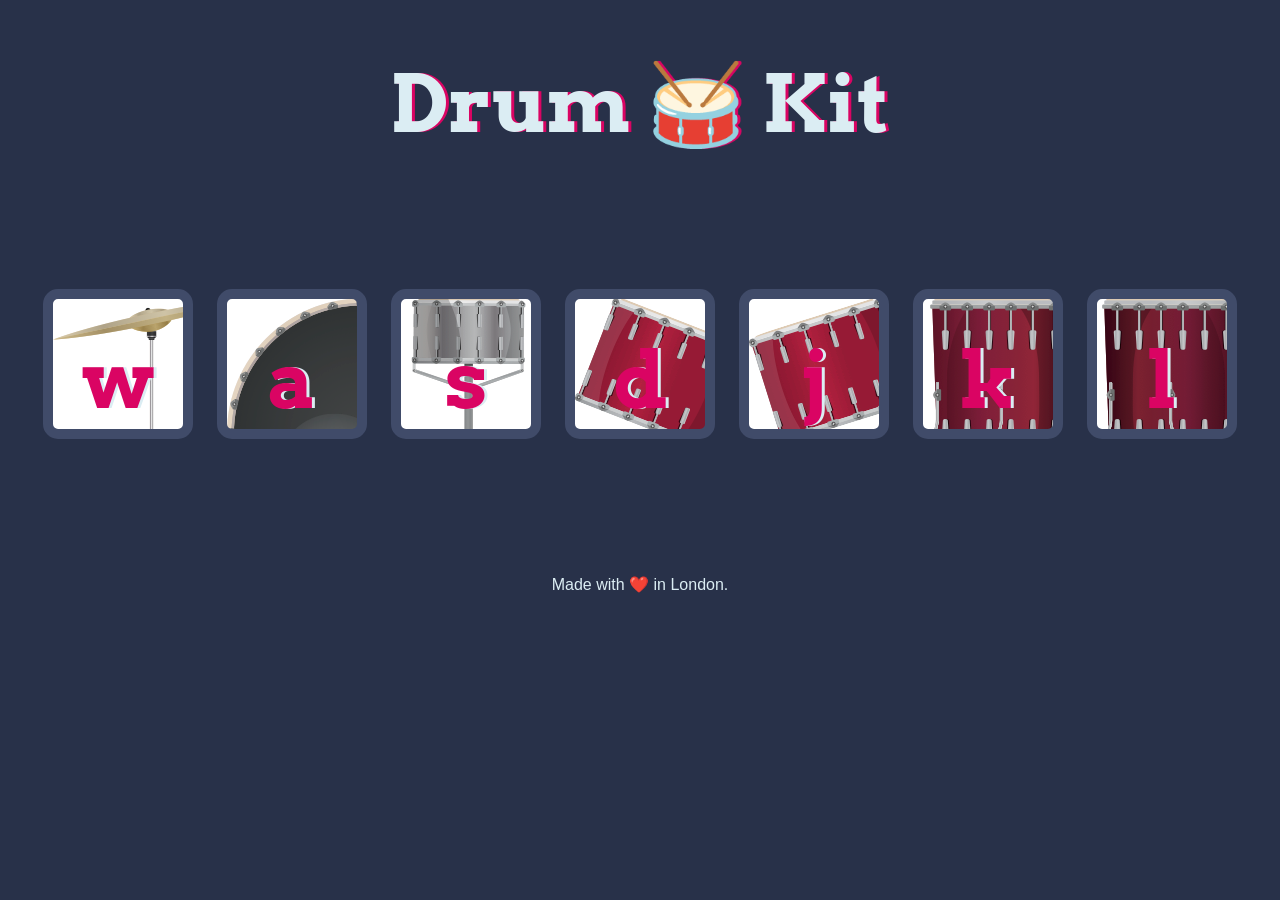
<file: drum-kit/index.html>
<!DOCTYPE html>
<html lang="en" dir="ltr">

<head>
  <meta charset="utf-8">
  <title>Drum Kit</title>
  <link rel="stylesheet" href="styles.css">
  <link href="https://fonts.googleapis.com/css?family=Arvo" rel="stylesheet">
</head>

<body>

  <h1 id="title">Drum 🥁 Kit</h1>
  <div class="set">
    <button class="w drum">w</button>
    <button class="a drum">a</button>
    <button class="s drum">s</button>
    <button class="d drum">d</button>
    <button class="j drum">j</button>
    <button class="k drum">k</button>
    <button class="l drum">l</button>
  </div>


  <footer>
    Made with ❤️ in London.
  </footer>
  <script src="./index.js" charset="utf-8"></script>
</body>

</html>
</file>
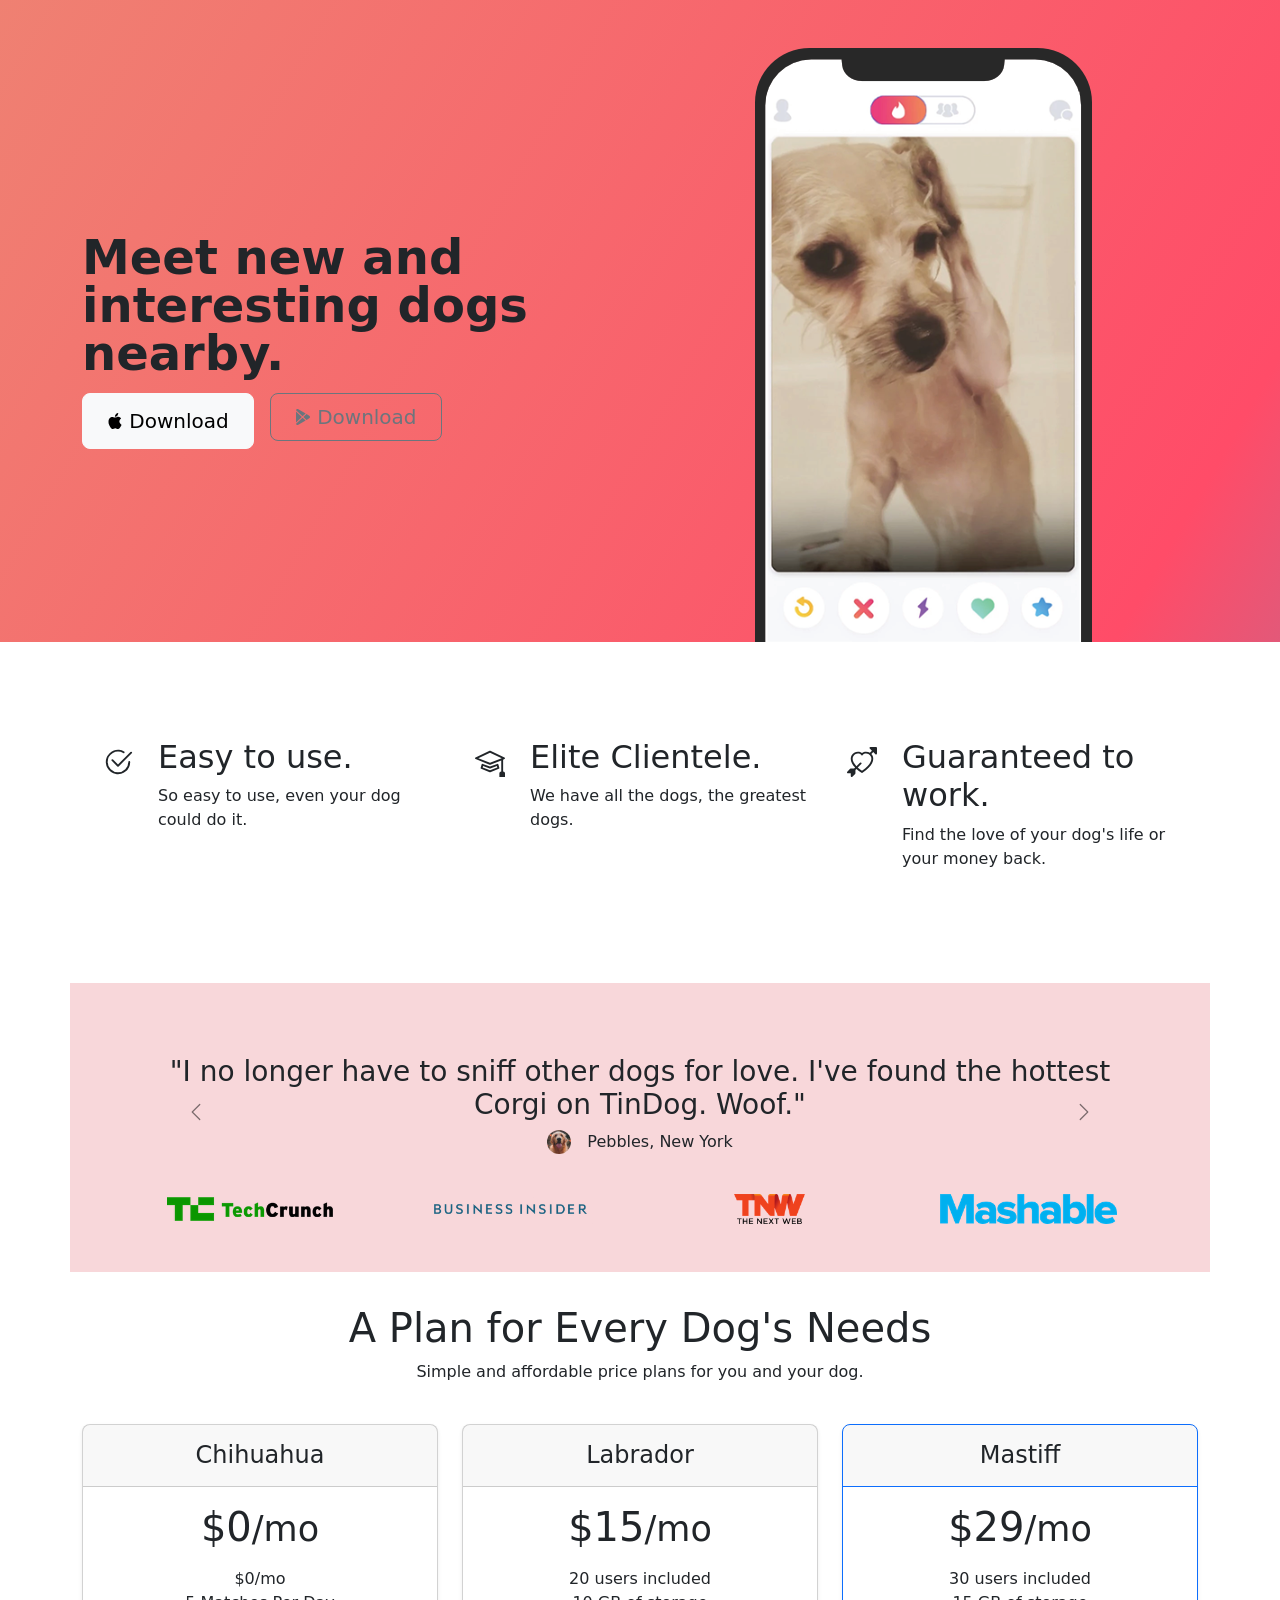
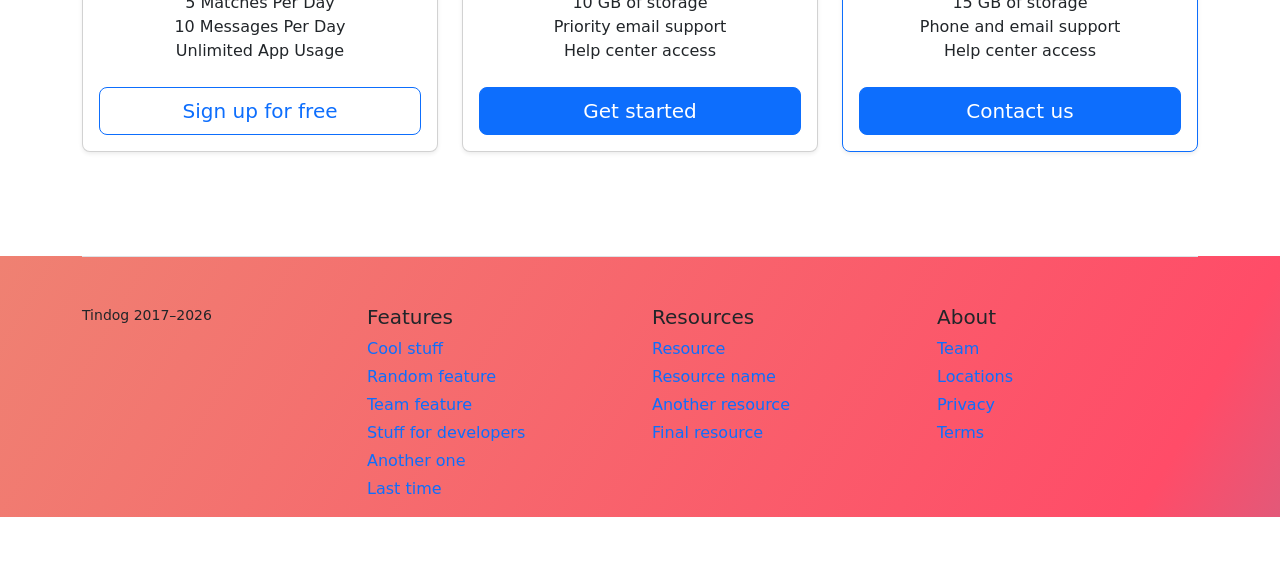
<file: tindog/index.html>
<html lang="en">

<head>
  <meta charset="UTF-8">
  <meta name="viewport" content="width=device-width, initial-scale=1.0">
  <link rel="stylesheet" href="./css/style.css">
  <link href="https://cdn.jsdelivr.net/npm/bootstrap@5.3.9/dist/css/bootstrap.min.css" rel="stylesheet"
    integrity="sha384-yEPZ7jP9S0QKiUQ0m3jjsO4ProIW7wvR9gXkI7JOGa2XVsw53Yke2bsdkBbjmmiX" crossorigin="anonymous">
  <title>TinDog</title>
  <style>
    /* Carousel controls are placed in the header, so use dark icons for visibility. */
    #carouselStacked .carousel-control-prev-icon,
    #carouselStacked .carousel-control-next-icon {
      filter: invert(1) grayscale(100);
      width: 1.25rem;
      height: 1.25rem;
    }

    #carouselStacked .carousel-indicators {
      margin-bottom: 0.75rem;
    }

    #carouselStacked .carousel-item img {
      max-height: 480px;
      object-fit: cover;
    }
  </style>

</head>

<body>
  <!-- Title -->
  <section id="title" class="gradient-background">
    <div class="container">
      <div class="row flex-lg-row-reverse align-items-center g-3 pt-5">
        <!-- Ảnh iPhone nằm bên phải trên màn hình lớn -->
        <div class="col-10 col-sm-8 col-lg-6">
          <img src="./images/iphone.png" class="d-block mx-auto img-fluid" alt="Bootstrap Themes" height="200"
            loading="lazy">
        </div>

        <!-- Tiêu đề và nút bấm nằm bên trái trên màn hình lớn -->
        <div class="col-lg-6">
          <h1 class="display-5 fw-bold lh-1 mb-3 text-lg-start">Meet new and interesting dogs nearby.</h1>

          <div class="d-grid gap-2 d-md-flex justify-content-md-start">
            <!-- Nút Apple Download -->
            <button type="button" class="btn btn-light btn-lg px-4 me-md-2 mb-2">
              <svg xmlns="http://www.w3.org/2000/svg" width="16" height="16" fill="currentColor"
                class="bi bi-apple mb-1" viewBox="0 0 16 16">
                <path
                  d="M11.182.008C11.148-.03 9.923.023 8.857 1.18c-1.066 1.156-.902 2.482-.878 2.516.024.034 1.52.087 2.475-1.258.955-1.345.762-2.391.728-2.43Zm3.314 11.733c-.048-.096-2.325-1.234-2.113-3.422.212-2.189 1.675-2.789 1.698-2.854.023-.065-.597-.79-1.254-1.157a3.692 3.692 0 0 0-1.563-.434c-.108-.003-.483-.095-1.254.116-.508.139-1.653.589-1.968.607-.316.018-1.256-.522-2.267-.665-.647-.125-1.333.131-1.824.328-.49.196-1.422.754-2.074 2.237-.652 1.482-.311 3.83-.067 4.56.244.729.625 1.924 1.273 2.796.576.984 1.34 1.667 1.659 1.899.319.232 1.219.386 1.843.067.502-.308 1.408-.485 1.766-.472.357.013 1.061.154 1.782.539.571.197 1.111.115 1.652-.105.541-.221 1.324-1.059 2.238-2.758.347-.79.505-1.217.473-1.282Z">
                </path>
              </svg>
              Download
            </button>

            <!-- Nút Google Play Download -->
            <button type="button" class="btn btn-outline-secondary btn-lg px-4 mb-3">
              <svg xmlns="http://www.w3.org/2000/svg" width="16" height="16" fill="currentColor"
                class="bi bi-google-play mb-1" viewBox="0 0 16 16">
                <path
                  d="M14.222 9.374c1.037-.61 1.037-2.137 0-2.748L11.528 5.04 8.32 8l3.207 2.96 2.694-1.586Zm-3.595 2.116L7.583 8.68 1.03 14.73c.201 1.029 1.36 1.61 2.303 1.055l7.294-4.295ZM1 13.396V2.603L6.846 8 1 13.396ZM1.03 1.27l6.553 6.05 3.044-2.81L3.333.215C2.39-.341 1.231.24 1.03 1.27Z">
                </path>
              </svg>
              Download
            </button>
          </div>
        </div>
      </div>
    </div>
  </section>

  <!-- Features -->
  <section id="features">
    <div class="container px-4 py-5" id="hanging-icons">
      <div class="row g-4 py-5 row-cols-1 row-cols-lg-3">
        <div class="col d-flex align-items-start">
          <div
            class="icon-square bg-2 d-inline-flex align-items-center justify-content-center fs-xl flex-shrink-0 me-3">
            <svg xmlns="http://www.w3.org/2000/svg" height="30" fill="currentColor" class="bi bi-check2-circle"
              viewBox="0 0 16 16">
              <path
                d="M2.5 8a5.5 5.5 0 0 1 8.25-4.764.5.5 0 0 0 .5-.866A6.5 6.5 0 1 0 14.5 8a.5.5 0 0 0-1 0 5.5 5.5 0 1 1-11 0z">
              </path>
              <path
                d="M15.354 3.354a.5.5 0 0 0-.708-.708L8 9.293 5.354 6.646a.5.5 0 1 0-.708.708l3 3a.5.5 0 0 0 .708 0l7-7z">
              </path>
            </svg>
          </div>
          <div>
            <h3 class="fs-2">Easy to use.</h3>
            <p>So easy to use, even your dog could do it.
            </p>
          </div>
        </div>
        <div class="col d-flex align-items-start">
          <div
            class="icon-square bg-2 d-inline-flex align-items-center justify-content-center fs-xl flex-shrink-0 me-3">
            <svg xmlns="http://www.w3.org/2000/svg" height="30" fill="currentColor" class="bi bi-mortarboard"
              viewBox="0 0 16 16">
              <path
                d="M8.211 2.047a.5.5 0 0 0-.422 0l-7.5 3.5a.5.5 0 0 0 .025.917l7.5 3a.5.5 0 0 0 .372 0L14 7.14V13a1 1 0 0 0-1 1v2h3v-2a1 1 0 0 0-1-1V6.739l.686-.275a.5.5 0 0 0 .025-.917l-7.5-3.5ZM8 8.46 1.758 5.965 8 3.052l6.242 2.913L8 8.46Z">
              </path>
              <path
                d="M4.176 9.032a.5.5 0 0 0-.656.327l-.5 1.7a.5.5 0 0 0 .294.605l4.5 1.8a.5.5 0 0 0 .372 0l4.5-1.8a.5.5 0 0 0 .294-.605l-.5-1.7a.5.5 0 0 0-.656-.327L8 10.466 4.176 9.032Zm-.068 1.873.22-.748 3.496 1.311a.5.5 0 0 0 .352 0l3.496-1.311.22.748L8 12.46l-3.892-1.556Z">
              </path>
            </svg>
          </div>
          <div>
            <h3 class="fs-2">Elite Clientele.</h3>
            <p>We have all the dogs, the greatest dogs.</p>
          </div>
        </div>
        <div class="col d-flex align-items-start">
          <div
            class="icon-square bg-2 d-inline-flex align-items-center justify-content-center fs-xl flex-shrink-0 me-3">
            <svg xmlns="http://www.w3.org/2000/svg" height="30" fill="currentColor" class="bi bi-arrow-through-heart"
              viewBox="0 0 16 16">
              <path fill-rule="evenodd"
                d="M2.854 15.854A.5.5 0 0 1 2 15.5V14H.5a.5.5 0 0 1-.354-.854l1.5-1.5A.5.5 0 0 1 2 11.5h1.793l.53-.53c-.771-.802-1.328-1.58-1.704-2.32-.798-1.575-.775-2.996-.213-4.092C3.426 2.565 6.18 1.809 8 3.233c1.25-.98 2.944-.928 4.212-.152L13.292 2 12.147.854A.5.5 0 0 1 12.5 0h3a.5.5 0 0 1 .5.5v3a.5.5 0 0 1-.854.354L14 2.707l-1.006 1.006c.236.248.44.531.6.845.562 1.096.585 2.517-.213 4.092-.793 1.563-2.395 3.288-5.105 5.08L8 13.912l-.276-.182a21.86 21.86 0 0 1-2.685-2.062l-.539.54V14a.5.5 0 0 1-.146.354l-1.5 1.5Zm2.893-4.894A20.419 20.419 0 0 0 8 12.71c2.456-1.666 3.827-3.207 4.489-4.512.679-1.34.607-2.42.215-3.185-.817-1.595-3.087-2.054-4.346-.761L8 4.62l-.358-.368c-1.259-1.293-3.53-.834-4.346.761-.392.766-.464 1.845.215 3.185.323.636.815 1.33 1.519 2.065l1.866-1.867a.5.5 0 1 1 .708.708L5.747 10.96Z">
              </path>
            </svg>
          </div>
          <div>
            <h3 class="fs-2">Guaranteed to work.</h3>
            <p>Find the love of your dog's life or your money back.</p>
          </div>
        </div>
      </div>
    </div>
  </section>

  <!-- Testimonial -->
  <section id="testimonial" class="container bg-danger-subtle p-5">

    <div id="carouselStacked" class="carousel slide" data-bs-ride="false" data-bs-interval="4000">

      <!-- Nội dung Carousel -->
      <div class="carousel-inner rounded-5 text-center">

        <!-- Slide 1 -->
        <div class="carousel-item active">
          <div class="text-center py-4 px-5">
            <h3>
              "I no longer have to sniff other dogs for love.
              I've found the hottest Corgi on TinDog. Woof."
            </h3>

            <div class="d-flex justify-content-center">
              <img src="./images/dog-img.jpg" alt="Dog testimonial"
                style="height: 1.5em; width: 1.5em; border-radius: 50%; object-fit: cover; margin-right: 1em;">
              <p>Pebbles, New York</p>
            </div>
          </div>
        </div>

        <!-- Slide 2: Thêm nội dung tại đây -->
        <div class="carousel-item">
          <div class="text-center py-4 px-5">
            <h3>I no longer have to sniff other dogs for love. I've found the hottest Corgi on TinDog. Woof.</h3>
            <div class="d-flex justify-content-center">
              <img src="./images/dog-img.jpg" alt="Dog testimonial"
                style="height: 1.5em; width: 1.5em; border-radius: 50%; object-fit: cover; margin-right: 1em;">
              <p>Pebbles, New York</p>
            </div>
          </div>
        </div>

        <!-- Slide 3: Thêm nội dung tại đây -->
        <div class="carousel-item">
          <div class="text-center py-4 px-5">
            <h3>Testimonial content 3</h3>
            <div class="d-flex justify-content-center">
              <img src="./images/dog-img.jpg" alt="Dog testimonial"
                style="height: 1.5em; width: 1.5em; border-radius: 50%; object-fit: cover; margin-right: 1em;">
              <p>Pebbles, New York</p>
            </div>
          </div>
        </div>

      </div>

      <!-- Nút Previous: bên trái -->
      <button class="carousel-control-prev" type="button" data-bs-target="#carouselStacked" data-bs-slide="prev"
        aria-label="Previous">

        <span class="carousel-control-prev-icon" aria-hidden="true"></span>
      </button>

      <!-- Nút Next: bên phải -->
      <button class="carousel-control-next" type="button" data-bs-target="#carouselStacked" data-bs-slide="next"
        aria-label="Next">

        <span class="carousel-control-next-icon" aria-hidden="true"></span>
      </button>

    </div>

    <!-- Logo -->
    <div class="container">
      <div class="row g-3 text-center">
        <div class="col-lg-3 col-sm-12"><img src="./images/techcrunch.png" alt="" height="30px"></div>
        <div class="col-lg-3 col-sm-12"><img src="./images/bizinsider.png" alt="" height="30px"></div>
        <div class="col-lg-3 col-sm-12"><img src="./images/tnw.png" alt="" height="30px"></div>
        <div class="col-lg-3 col-sm-12"><img src="./images/mashable.png" alt="" height="30px"></div>
      </div>
    </div>

  </section>

  <!-- Pricing -->
  <section id="pricing">
    <div class="container py-3">
      <header>
        <div class="pricing-header p-3 pb-md-4 mx-auto text-center">
          <h1 class="fs-5xl fw-normal fg-emphasis-inverse">A Plan for Every Dog's Needs</h1>
          <p class="fs-lg fg-2">Simple and affordable price plans for you and your dog.</p>
        </div>
      </header>
      <main>
        <div class="row row-cols-1 row-cols-md-3 mb-3 text-center">
          <div class="col">
            <div class="card mb-4 rounded-3 shadow-sm">
              <div class="card-header py-3">
                <h4 class="my-0 fw-normal">Chihuahua</h4>
              </div>
              <div class="card-body">
                <h1 class="card-title pricing-card-title">$0<small class="fg-2 fw-light">/mo</small></h1>
                <ul class="list-unstyled mt-3 mb-4 w-100">
                  <li>$0/mo</li>
                  <li>5 Matches Per Day</li>
                  <li>10 Messages Per Day</li>
                  <li>Unlimited App Usage</li>
                </ul><button type="button" class="w-100 btn btn-outline-primary btn-lg">Sign up for free</button>
              </div>
            </div>
          </div>
          <div class="col">
            <div class="card mb-4 rounded-3 shadow-sm">
              <div class="card-header py-3">
                <h4 class="my-0 fw-normal">Labrador</h4>
              </div>
              <div class="card-body">
                <h1 class="card-title pricing-card-title">$15<small class="fg-2 fw-light">/mo</small></h1>
                <ul class="list-unstyled mt-3 mb-4 w-100">
                  <li>20 users included</li>
                  <li>10 GB of storage</li>
                  <li>Priority email support</li>
                  <li>Help center access</li>
                </ul><button type="button" class="w-100 btn btn-primary btn-lg">Get started</button>
              </div>
            </div>
          </div>
          <div class="col">
            <div class="card mb-4 rounded-3 shadow-sm border-primary">
              <div class="card-header py-3 theme-primary border-primary">
                <h4 class="my-0 fw-normal">Mastiff</h4>
              </div>
              <div class="card-body">
                <h1 class="card-title pricing-card-title">$29<small class="fg-2 fw-light">/mo</small></h1>
                <ul class="list-unstyled mt-3 mb-4 w-100">
                  <li>30 users included</li>
                  <li>15 GB of storage</li>
                  <li>Phone and email support</li>
                  <li>Help center access</li>
                </ul><button type="button" class="w-100 btn btn-primary btn-lg">Contact us</button>
              </div>
            </div>
          </div>
        </div>

      </main>
    </div>
  </section>

  <!-- Footer -->
  <section id="footer" class="gradient-background">
    <div class="container">
      <footer class="pt-4 my-md-5 pt-md-5 border-top">
        <div class="row">
          <div class="col-12 col-md"><small class="d-block mb-3 fg-2">Tindog 2017–2026</small></div>
          <div class="col-6 col-md">
            <h5>Features</h5>
            <ul class="list-unstyled">
              <li class="mb-1"><a class="theme-secondary text-decoration-none" href="#">Cool stuff</a></li>
              <li class="mb-1"><a class="theme-secondary text-decoration-none" href="#">Random feature</a></li>
              <li class="mb-1"><a class="theme-secondary text-decoration-none" href="#">Team feature</a></li>
              <li class="mb-1"><a class="theme-secondary text-decoration-none" href="#">Stuff for developers</a></li>
              <li class="mb-1"><a class="theme-secondary text-decoration-none" href="#">Another one</a></li>
              <li class="mb-1"><a class="theme-secondary text-decoration-none" href="#">Last time</a></li>
            </ul>
          </div>
          <div class="col-6 col-md">
            <h5>Resources</h5>
            <ul class="list-unstyled">
              <li class="mb-1"><a class="theme-secondary text-decoration-none" href="#">Resource</a></li>
              <li class="mb-1"><a class="theme-secondary text-decoration-none" href="#">Resource name</a></li>
              <li class="mb-1"><a class="theme-secondary text-decoration-none" href="#">Another resource</a></li>
              <li class="mb-1"><a class="theme-secondary text-decoration-none" href="#">Final resource</a></li>
            </ul>
          </div>
          <div class="col-6 col-md">
            <h5>About</h5>
            <ul class="list-unstyled">
              <li class="mb-1"><a class="theme-secondary text-decoration-none" href="#">Team</a></li>
              <li class="mb-1"><a class="theme-secondary text-decoration-none" href="#">Locations</a></li>
              <li class="mb-1"><a class="theme-secondary text-decoration-none" href="#">Privacy</a></li>
              <li class="mb-1"><a class="theme-secondary text-decoration-none" href="#">Terms</a></li>
            </ul>
          </div>
        </div>
      </footer>
    </div>
  </section>

  <script src="https://cdn.jsdelivr.net/npm/bootstrap@5.3.9/dist/js/bootstrap.bundle.min.js"
    integrity="sha384-WyOxWvTyr1QaMPfiPJSv76iReVthorl5uWlFtZPyK0IEB0hGzo9y5Bp9mYanr8Bu"
    crossorigin="anonymous"></script>


</body>

</html>
</file>
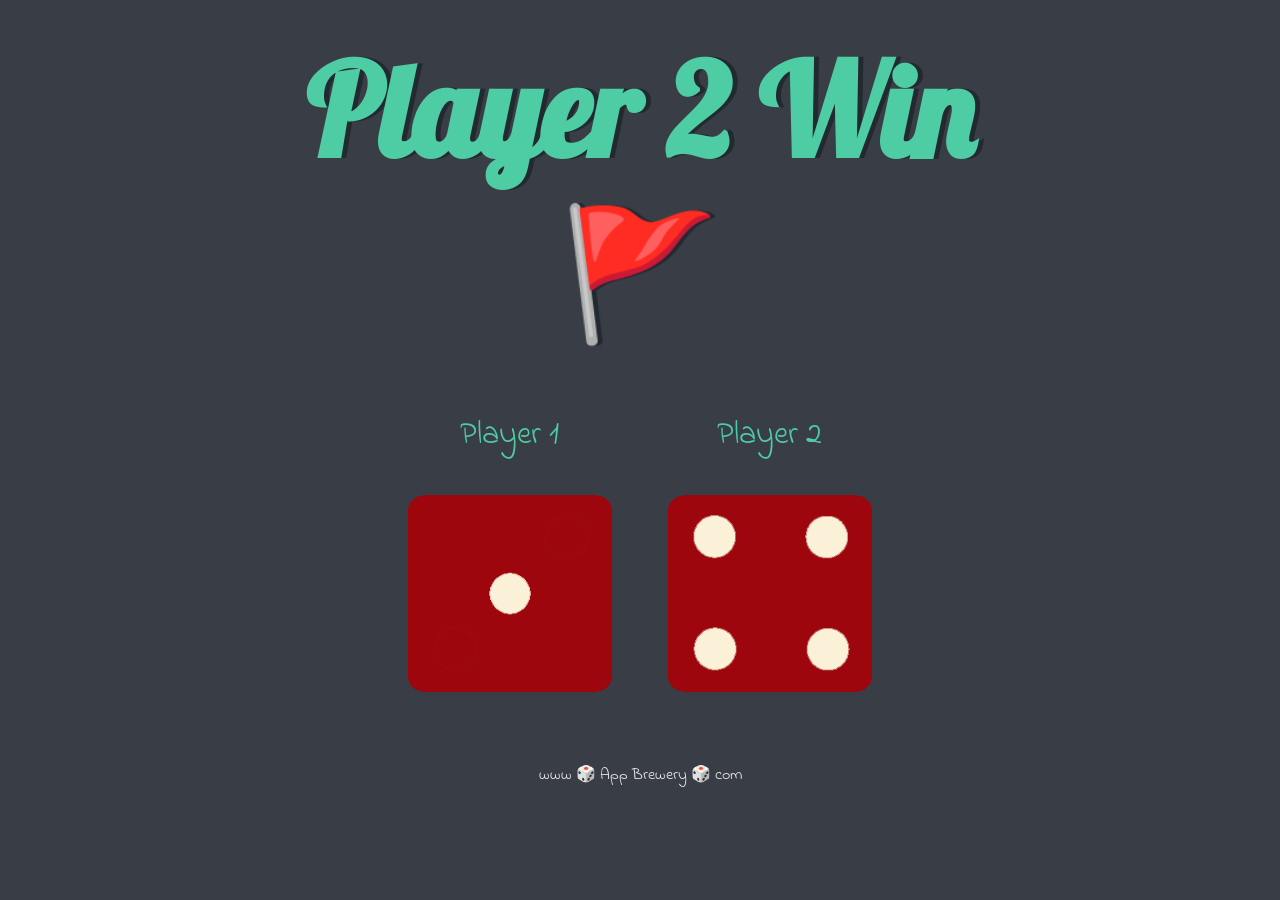
<file: dice-game/dice.html>
<!DOCTYPE html>
<html lang="en" dir="ltr">

<head>
  <meta charset="utf-8" />
  <title>Dicee</title>
  <link rel="stylesheet" href="styles.css" />
  <link href="https://fonts.googleapis.com/css?family=Indie+Flower|Lobster" rel="stylesheet" />
</head>

<body>
  <div class="container">
    <h1>Refresh Me</h1>

    <div class="dice">
      <p>Player 1</p>
      <img class="img1" src="./images/dice6.png" />
    </div>

    <div class="dice">
      <p>Player 2</p>
      <img class="img2" src="./images/dice6.png" />
    </div>
  </div>
  <script src="./index.js"></script>
  <footer>www 🎲 App Brewery 🎲 com</footer>
</body>

</html>
</file>
<file: drum-kit/styles.css>
body {
  text-align: center;
  background-color: #283149;
}

h1 {
  font-size: 5rem;
  color: #dbedf3;
  font-family: "Arvo", cursive;
  text-shadow: 3px 0 #da0463;
}

footer {
  color: #dbedf3;
  font-family: sans-serif;
}

.w {
  background-image: url("images/crash.png");
}

.a {
  background-image: url("images/kick.png");
}

.s {
  background-image: url("images/snare.png");
}

.d {
  background-image: url("images/tom1.png");
}

.j {
  background-image: url("images/tom2.png");
}

.k {
  background-image: url("images/tom3.png");
}

.l {
  background-image: url("images/tom4.png");
}

.set {
  margin: 10% auto;
}

.game-over {
  background-color: red;
  opacity: 0.8;
}

.pressed {
  box-shadow: 0 3px 4px 0 #dbedf3;
  opacity: 0.5;
}

.red {
  color: red;
}

.drum {
  outline: none;
  border: 10px solid #404b69;
  font-size: 5rem;
  font-family: "Arvo", cursive;
  line-height: 2;
  font-weight: 900;
  color: #da0463;
  text-shadow: 3px 0 #dbedf3;
  border-radius: 15px;
  display: inline-block;
  width: 150px;
  height: 150px;
  text-align: center;
  margin: 10px;
  background-color: white;
}
</file>
<file: tindog/css/style.css>
.gradient-background {
  background: linear-gradient(300deg, #00bfff, #ff4c68, #ef8172);
  background-size: 180% 180%;
  animation: gradient-animation 18s ease infinite;
}

@keyframes gradient-animation {
  0% {
    background-position: 0% 50%;
  }
  50% {
    background-position: 100% 50%;
  }
  100% {
    background-position: 0% 50%;
  }
}

.icon-square {
  width: 3rem;
  height: 3rem;
  border-radius: 0.75rem;
}

.profile-img {
  height: 100px;
  border-radius: 50%;
}
</file>
<file: dice-game/styles.css>
.container {
  width: 70%;
  margin: auto;
  text-align: center;
}

.dice {
  text-align: center;
  display: inline-block;
}

body {
  background-color: #393e46;
}

h1 {
  margin: 30px;
  font-family: "Lobster", cursive;
  text-shadow: 5px 0 #232931;
  font-size: 8rem;
  color: #4ecca3;
}

p {
  font-size: 2rem;
  color: #4ecca3;
  font-family: "Indie Flower", cursive;
}

img {
  width: 80%;
}

footer {
  margin-top: 5%;
  color: #eeeeee;
  text-align: center;
  font-family: "Indie Flower", cursive;
}
</file>
